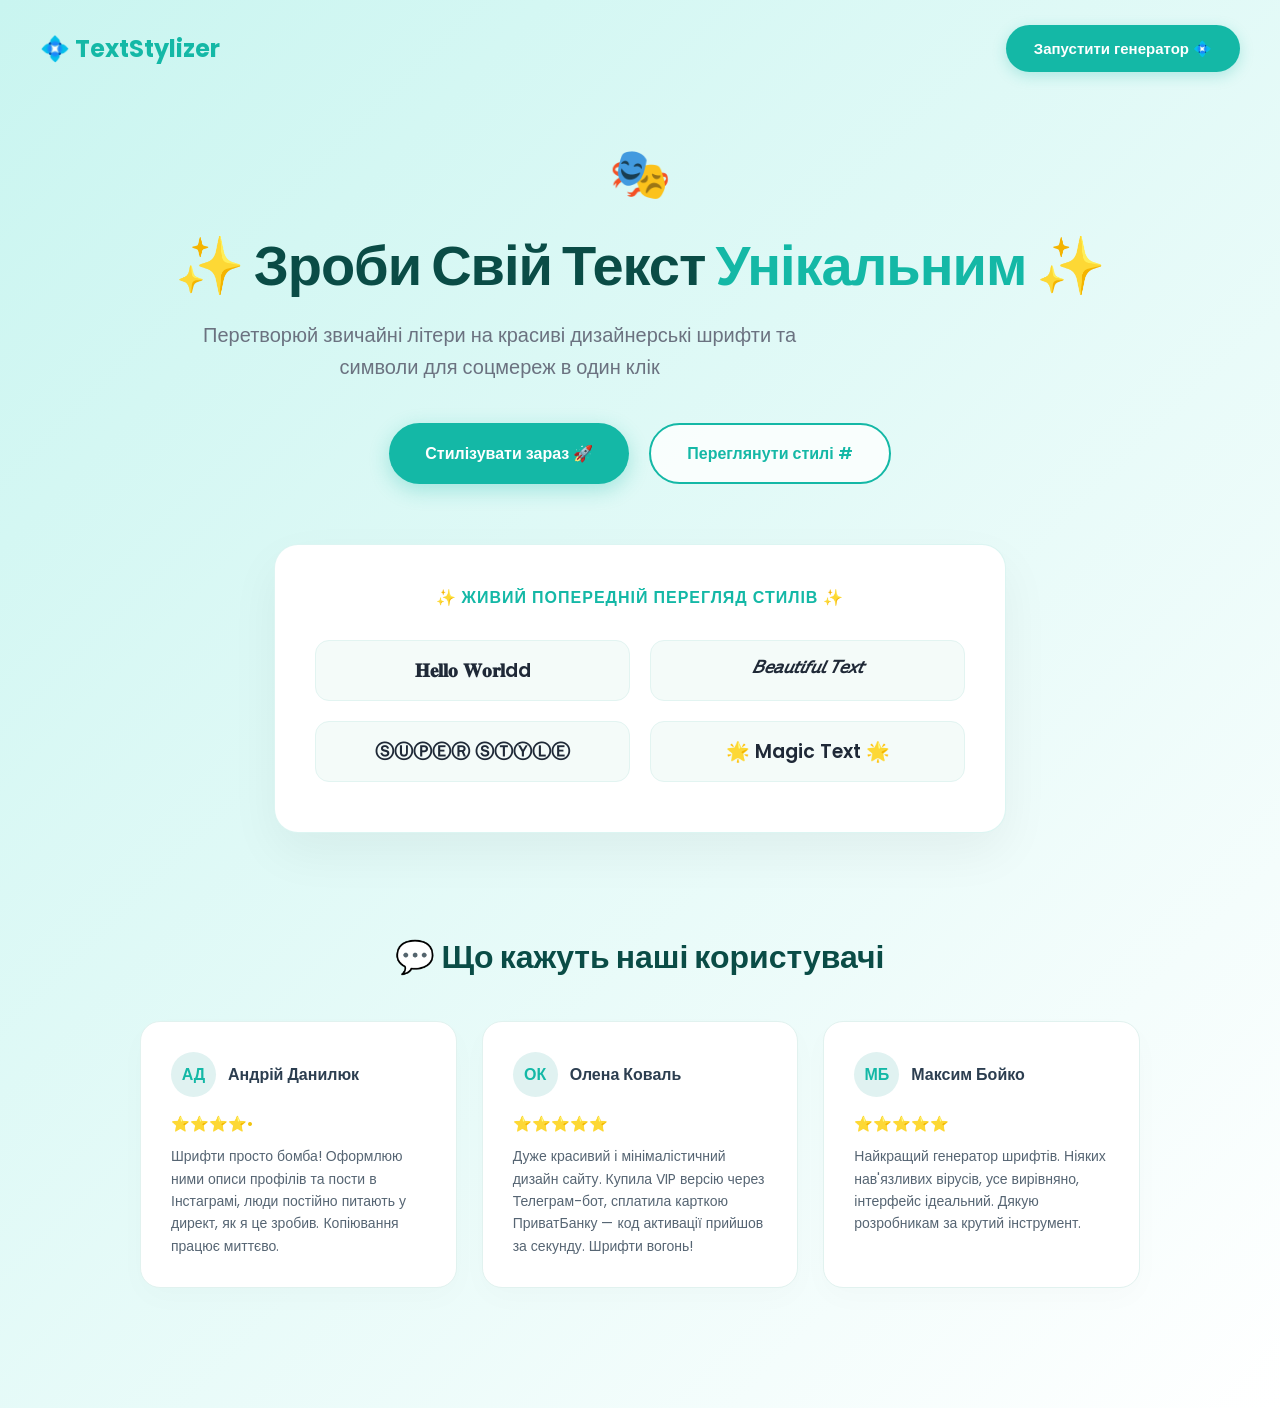
<file: index.html>
<!DOCTYPE html>
<html lang="uk">
<head>
    <meta charset="UTF-8">
    <meta name="viewport" content="width=device-width, initial-scale=1.0">
    <title>TextStylizer | Прокачай свій текст</title>
    <link href="https://fonts.googleapis.com/css2?family=Poppins:wght@400;600;700;800&display=swap" rel="stylesheet">
    <style>
        :root {
            --primary-teal: #14b8a6;
            --primary-teal-hover: #0d9488;
            --dark-teal-text: #0a4c46;
            --light-gray-text: #6b7280;
            --light-teal-bg: #c9f5f0;
        }

        body, h1, h2, h3, p, a, button { margin: 0; padding: 0; box-sizing: border-box; }
        
        body {
            font-family: 'Poppins', sans-serif;
            background: linear-gradient(135deg, var(--light-teal-bg) 0%, #ffffff 100%);
            min-height: 100vh;
            color: var(--dark-teal-text);
            display: flex;
            flex-direction: column;
            align-items: center;
            overflow-x: hidden;
        }

        /* Навігація */
        .header {
            display: flex;
            justify-content: space-between;
            align-items: center;
            padding: 25px 40px;
            width: 100%;
            max-width: 1200px;
        }

        .logo {
            display: flex;
            align-items: center;
            font-size: 24px;
            font-weight: 700;
            color: var(--primary-teal);
            text-decoration: none;
            gap: 10px;
        }

        .btn-launch {
            background-color: var(--primary-teal);
            color: white;
            border: none;
            padding: 12px 28px;
            border-radius: 50px;
            font-weight: 600;
            font-size: 15px;
            cursor: pointer;
            text-decoration: none;
            display: inline-flex;
            align-items: center;
            gap: 8px;
            transition: all 0.2s ease;
            box-shadow: 0 4px 14px rgba(20, 184, 166, 0.25);
        }
        .btn-launch:hover { background-color: var(--primary-teal-hover); transform: translateY(-1px); }

        /* Головний екран */
        .main {
            display: flex;
            flex-direction: column;
            align-items: center;
            text-align: center;
            padding: 40px 20px;
            width: 100%;
            max-width: 1200px;
        }

        .masks-emoji { font-size: 50px; margin-bottom: 20px; animation: bounce 2s infinite; }

        .hero h1 {
            font-size: 56px;
            font-weight: 800;
            color: var(--dark-teal-text);
            margin-bottom: 20px;
            line-height: 1.2;
            letter-spacing: -1px;
        }
        
        .hero h1 .highlight {
            color: var(--primary-teal);
            position: relative;
            display: inline-block;
        }

        .hero h2 {
            font-size: 20px;
            font-weight: 400;
            color: var(--light-gray-text);
            margin-bottom: 40px;
            max-width: 650px;
            line-height: 1.6;
        }

        /* Кнопки дії */
        .hero-btns { display: flex; gap: 20px; margin-bottom: 60px; justify-content: center; }
        
        .btn-hero {
            padding: 16px 36px;
            border-radius: 50px;
            font-weight: 600;
            font-size: 16px;
            cursor: pointer;
            text-decoration: none;
            display: inline-flex;
            align-items: center;
            gap: 10px;
            transition: all 0.2s ease;
        }

        .btn-start { background-color: var(--primary-teal); color: white; box-shadow: 0 6px 20px rgba(20, 184, 166, 0.3); }
        .btn-start:hover { background-color: var(--primary-teal-hover); transform: translateY(-2px); }

        .btn-examples { background-color: rgba(255, 255, 255, 0.8); border: 2px solid var(--primary-teal); color: var(--primary-teal); }
        .btn-examples:hover { background-color: white; transform: translateY(-2px); }
        
        /* Віджети прев'ю */
        .preview-card {
            background-color: #ffffff;
            border-radius: 24px;
            padding: 40px;
            width: 100%;
            max-width: 650px;
            box-shadow: 0 20px 50px rgba(0, 0, 0, 0.05);
            border: 1px solid rgba(20, 184, 166, 0.15);
            margin-bottom: 80px;
        }

        .card-header { font-size: 16px; font-weight: 600; color: var(--primary-teal); margin-bottom: 30px; letter-spacing: 1px; text-transform: uppercase; }

        .text-rows { display: grid; grid-template-columns: 1fr 1fr; gap: 20px; width: 100%; margin-bottom: 10px; }
        .text-row { font-size: 19px; color: #1f2937; padding: 15px; background: #f4fbf9; border-radius: 14px; border: 1px solid #e2f4f1; font-weight: 600; }

        /* Відгуки */
        .reviews-section { width: 100%; max-width: 1000px; margin-top: 20px; padding-bottom: 80px; }
        .reviews-title { font-size: 32px; font-weight: 800; color: var(--dark-teal-text); margin-bottom: 40px; }
        .reviews-grid { display: grid; grid-template-columns: repeat(auto-fit, minmax(300px, 1fr)); gap: 25px; text-align: left; }
        .review-card { background: white; padding: 30px; border-radius: 20px; box-shadow: 0 10px 30px rgba(0,0,0,0.02); border: 1px solid #e1f2ef; transition: transform 0.2s; }
        .review-card:hover { transform: translateY(-5px); }
        .reviewer { display: flex; align-items: center; gap: 12px; margin-bottom: 15px; }
        .avatar { width: 45px; height: 45px; background: #e0f2f1; border-radius: 50%; display: flex; align-items: center; justify-content: center; font-weight: 700; color: var(--primary-teal); font-size: 16px; }
        .name { font-weight: 600; font-size: 16px; color: #2c3e50; }
        .stars { color: #f1c40f; font-size: 15px; margin-bottom: 10px; }
        .text { font-size: 14px; color: #566573; line-height: 1.6; }

        @keyframes bounce { 0%, 100% { transform: translateY(0); } 50% { transform: translateY(-10px); } }
    </style>
</head>
<body>

    <header class="header">
        <a href="index.html" class="logo">💠 TextStylizer</a>
        <a href="app/index.html" class="btn-launch">Запустити генератор 💠</a>
    </header>

    <main class="main">
        <div class="masks-emoji">🎭</div>
        
        <div class="hero">
            <h1>✨ Зроби Свій Текст <span class="highlight">Унікальним</span> ✨</h1>
            <h2>Перетворюй звичайні літери на красиві дизайнерські шрифти та символи для соцмереж в один клік</h2>
            
            <div class="hero-btns">
                <a href="app/index.html" class="btn-hero btn-start">Стилізувати зараз 🚀</a>
                <a href="app/index.html" class="btn-hero btn-examples">Переглянути стилі #️</a>
            </div>
        </div>

        <div class="preview-card">
            <div class="card-header">✨ Живий попередній перегляд стилів ✨</div>
            <div class="text-rows">
                <div class="text-row">𝐇𝐞𝐥𝐥𝐨 𝐖𝐨𝐫𝐥dd</div>
                <div class="text-row" style="font-style: italic; font-family: serif;">𝘉𝘦𝘢𝘶𝘵𝘪𝘧𝘶𝘭 𝘛𝘦𝘹𝘵</div>
                <div class="text-row">ⓈⓊⓅⒺⓇ ⓈⓉⓎⓁⒺ</div>
                <div class="text-row">🌟 Magic Text 🌟</div>
            </div>
        </div>

        <div class="reviews-section">
            <h3 class="reviews-title">💬 Що кажуть наші користувачі</h3>
            <div class="reviews-grid">
                <div class="review-card">
                    <div class="reviewer">
                        <div class="avatar">АД</div>
                        <div class="name">Андрій Данилюк</div>
                    </div>
                    <div class="stars">⭐⭐⭐⭐•</div>
                    <p class="text">Шрифти просто бомба! Оформлюю ними описи профілів та пости в Інстаграмі, люди постійно питають у директ, як я це зробив. Копіювання працює миттєво.</p>
                </div>
                <div class="review-card">
                    <div class="reviewer">
                        <div class="avatar">ОК</div>
                        <div class="name">Олена Коваль</div>
                    </div>
                    <div class="stars">⭐⭐⭐⭐⭐</div>
                    <p class="text">Дуже красивий і мінімалістичний дизайн сайту. Купила VIP версію через Телеграм-бот, сплатила карткою ПриватБанку — код активації прийшов за секунду. Шрифти вогонь!</p>
                </div>
                <div class="review-card">
                    <div class="reviewer">
                        <div class="avatar">МБ</div>
                        <div class="name">Максим Бойко</div>
                    </div>
                    <div class="stars">⭐⭐⭐⭐⭐</div>
                    <p class="text">Найкращий генератор шрифтів. Ніяких нав'язливих вірусів, усе вирівняно, інтерфейс ідеальний. Дякую розробникам за крутий інструмент.</p>
                </div>
            </div>
        </div>
    </main>

</body>
</html>
</file>
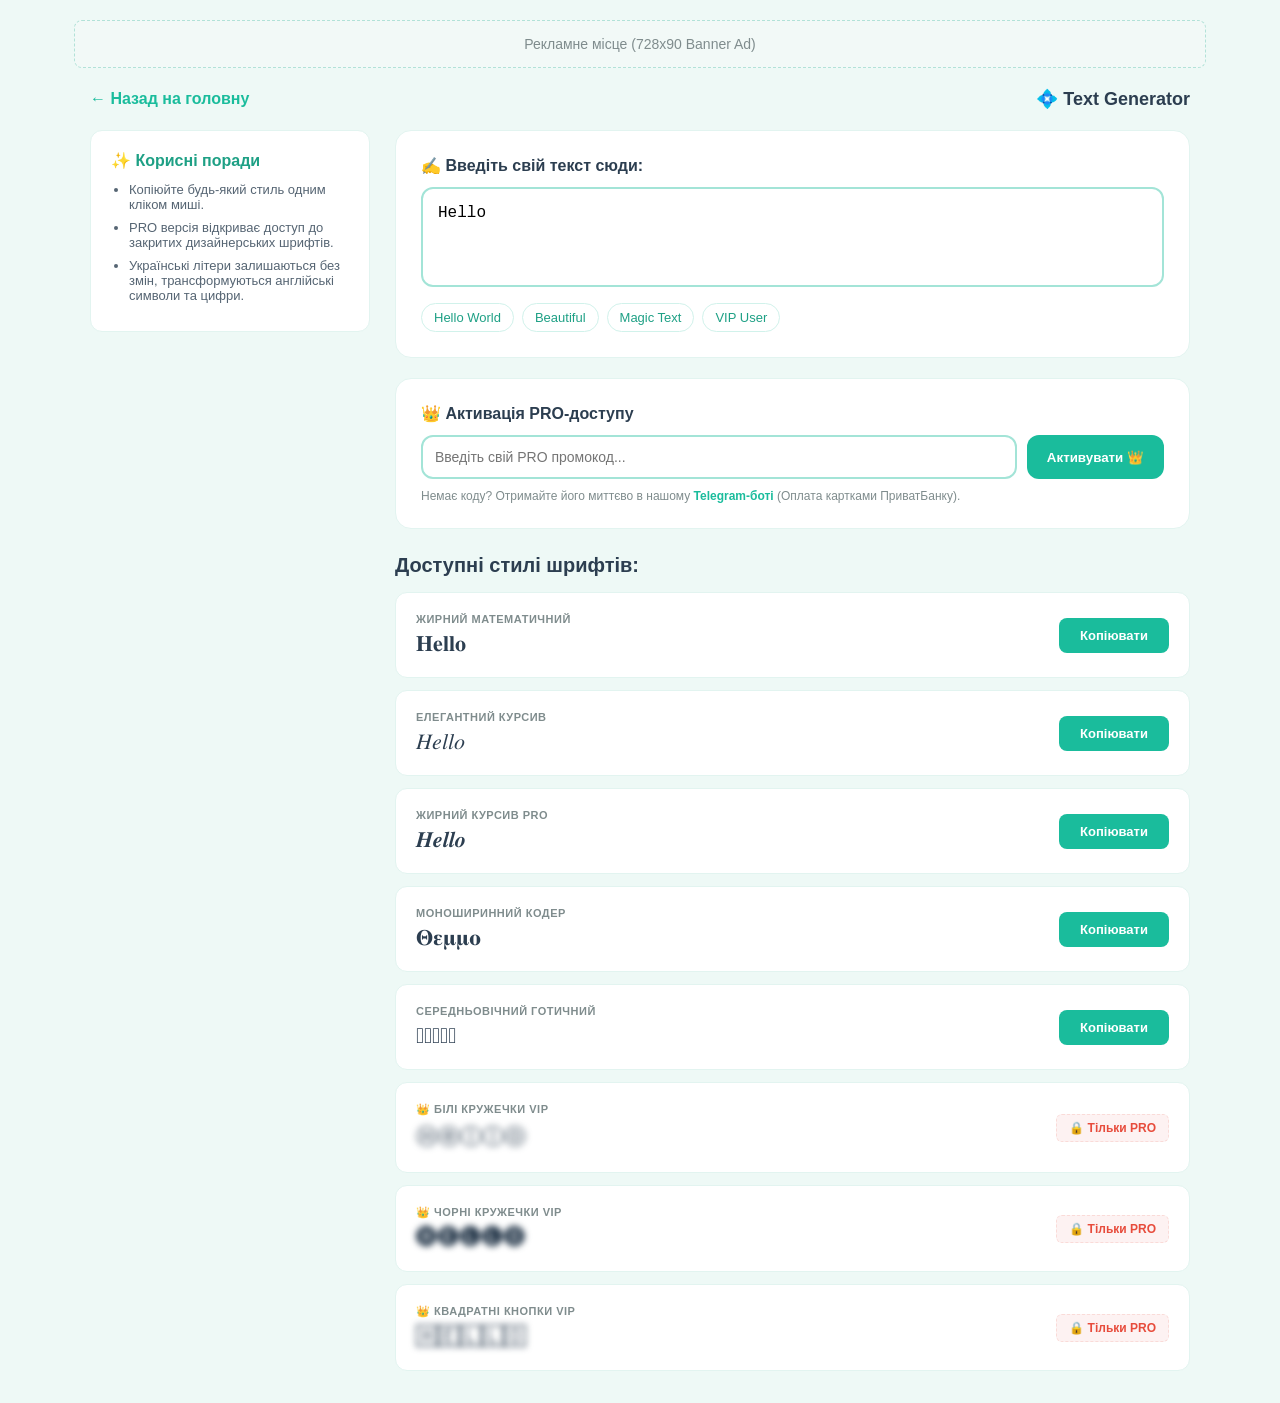
<file: app.html>
<!DOCTYPE html>
<html lang="uk">
<head>
    <meta charset="UTF-8">
    <meta name="viewport" content="width=device-width, initial-scale=1.0">
    <title>Генератор Шрифтів | Text Stylizer</title>
    <style>
        body { background-color: #eef9f6; color: #333; font-family: 'Arial', sans-serif; margin: 0; padding: 20px; }
        .top-ad-space { background: #f2f9f7; border: 1px dashed #b2e2d8; text-align: center; padding: 15px; max-width: 1100px; margin: 0 auto 20px auto; color: #7f8c8d; border-radius: 8px; font-size: 14px; }
        .nav-bar { max-width: 1100px; margin: 0 auto 20px auto; display: flex; justify-content: space-between; align-items: center; }
        .back-home { color: #1abc9c; text-decoration: none; font-weight: bold; transition: color 0.2s; font-size: 16px; }
        .back-home:hover { color: #1ea085; }
        .logo { display: flex; align-items: center; gap: 8px; font-size: 18px; font-weight: bold; color: #2c3e50; }
        
        .main-container { max-width: 1100px; margin: 0 auto; display: flex; gap: 25px; }
        .sidebar { width: 280px; flex-shrink: 0; }
        .pro-tips-card { background: white; border-radius: 12px; padding: 20px; border: 1px solid #e2f4f0; }
        .pro-tips-card h3 { color: #1ea085; margin: 0 0 12px 0; font-size: 16px; }
        .pro-tips-card ul { padding-left: 18px; color: #566573; font-size: 13px; margin: 0; }
        .pro-tips-card li { margin-bottom: 8px; }
        
        .content-area { flex: 1; }
        .main-card { background: white; border-radius: 16px; padding: 25px; border: 1px solid #e2f4f0; margin-bottom: 20px; }
        .card-header-title { font-weight: bold; font-size: 16px; margin-bottom: 12px; color: #2c3e50; }
        
        textarea { width: 100%; height: 100px; border: 2px solid #a3e4d7; border-radius: 12px; padding: 15px; font-size: 16px; resize: none; outline: none; transition: border-color 0.2s; box-sizing: border-box; }
        textarea:focus { border-color: #1abc9c; }
        
        .quick-tags { display: flex; gap: 8px; flex-wrap: wrap; margin-top: 12px; }
        .quick-tags span { font-size: 13px; border: 1px solid #d1f2eb; padding: 6px 12px; border-radius: 20px; cursor: pointer; background: #fff; color: #1ea085; transition: all 0.2s; }
        .quick-tags span:hover { background: #1abc9c; color: white; }
        
        .activation-box { display: flex; gap: 10px; margin-top: 10px; }
        .activation-input { flex: 1; padding: 12px; border: 2px solid #a3e4d7; border-radius: 12px; outline: none; font-size: 14px; }
        .btn-activate { background: #1abc9c; color: white; border: none; padding: 12px 20px; border-radius: 12px; font-weight: bold; cursor: pointer; }
        .btn-activate:hover { background: #1ea085; }
        .activation-desc { font-size: 12px; color: #7f8c8d; margin-top: 10px; }
        .activation-desc a { color: #1abc9c; text-decoration: none; font-weight: bold; }
        
        .style-output-card { background: white; border-radius: 12px; padding: 20px; border: 1px solid #e2f4f0; margin-bottom: 12px; display: flex; justify-content: space-between; align-items: center; transition: all 0.2s; }
        .style-output-card:hover { border-color: #1abc9c; box-shadow: 0 4px 12px rgba(26, 188, 156, 0.05); }
        .style-info { display: flex; flex-direction: column; gap: 6px; flex: 1; }
        .style-name { font-weight: bold; color: #7f8c8d; font-size: 11px; text-transform: uppercase; letter-spacing: 0.5px; }
        .output-text { font-size: 22px; color: #2c3e50; word-break: break-all; }
        .btn-copy { background: #1abc9c; color: white; border: none; padding: 10px 20px; border-radius: 8px; cursor: pointer; font-weight: bold; font-size: 13px; transition: background 0.2s; min-width: 110px; text-align: center; }
        .btn-copy:hover { background: #1ea085; }
        
        .vip-blur { filter: blur(3px); user-select: none; pointer-events: none; }
        .vip-badge { color: #e74c3c; font-weight: bold; font-size: 12px; border: 1px dashed #fadbd8; padding: 6px 12px; border-radius: 6px; background: #fdf2f2; display: inline-block; }
    </style>
</head>
<body>

    <div class="top-ad-space">Рекламне місце (728x90 Banner Ad)</div>

    <div class="nav-bar">
        <a href="../index.html" class="back-home">← Назад на головну</a>
        <div class="logo">💠 Text Generator</div>
    </div>

    <div class="main-container">
        <div class="sidebar">
            <div class="pro-tips-card">
                <h3>✨ Корисні поради</h3>
                <ul>
                    <li>Копіюйте будь-який стиль одним кліком миші.</li>
                    <li>PRO версія відкриває доступ до закритих дизайнерських шрифтів.</li>
                    <li>Українські літери залишаються без змін, трансформуються англійські символи та цифри.</li>
                </ul>
            </div>
        </div>

        <div class="content-area">
            <div class="main-card">
                <div class="card-header-title">✍️ Введіть свій текст сюди:</div>
                <textarea id="inputText" oninput="generateStyles()">Hello</textarea>
                <div class="quick-tags">
                    <span onclick="insertQuickText('Hello World')">Hello World</span>
                    <span onclick="insertQuickText('Beautiful')">Beautiful</span>
                    <span onclick="insertQuickText('Magic Text')">Magic Text</span>
                    <span onclick="insertQuickText('VIP User')">VIP User</span>
                </div>
            </div>

            <div class="main-card">
                <div class="card-header-title">👑 Активація PRO-доступу</div>
                <div class="activation-box">
                    <input type="text" id="promoCodeField" class="activation-input" placeholder="Введіть свій PRO промокод...">
                    <button class="btn-activate" onclick="checkPromoCode()">Активувати 👑</button>
                </div>
                <div class="activation-desc">
                    Немає коду? Отримайте його миттєво в нашому <a href="https://t.me/ТвійБотПлатіжка" target="_blank">Telegram-боті</a> (Оплата картками ПриватБанку).
                </div>
            </div>

            <h2 style="color: #2c3e50; margin: 25px 0 15px 0; font-size: 20px;">Доступні стилі шрифтів:</h2>
            <div id="stylesContainer"></div>
        </div>
    </div>

    <script>
        // Базові декоративні масиви, захищені від текстових багів
        const decoMaps = {
            circles: Array.from("ⓐⓑⓒⓓⓔⓕⓖⓗⓘⓙⓚⓛⓜⓝⓞⓟⓠⓡⓢⓣⓤⓥⓦⓧⓨⓩⒶⒷⒸⒹⒺⒻⒼⒽⒾⒿⓀⓁⓂⓃⓄⓅⓆⓇⓈⓉⓊⓋⓌⓍⓎⓏ⓪①②③④⑤⑥⑦⑧⑨"),
            dark_circles: Array.from("🅐🅑🅒🅓🅔🅕🅖🅗🅘🅙🅚🅛🅜🅝🅞🅟🅠🅡🅢🅣🅤🅥🅦🅧🅨🅩🅐🅑🅒🅓🅔🅕🅖🅗🅘🅙🅚🅛🅜🅝🅞🅟🅠🅡🅢🅣🅤🅥🅦🅧🅨🅩0123456789"),
            squares: Array.from("🄰🄱🄲🄳🄴🄵🄶🄷🄸🄹🄺🄻🄼🄽🄾🄿🅀🅁🅂🅃🅄🅅🅆🅇🅈🅉🄰🄱🄲🄳🄴🄵🄶🄷🄸🄹🄺🄻🄼🄽🄾🄿🅀🅁🅂🅃🅄🅅🅆🅇🅈🅉0123456789"),
            gothic: Array.from("𝔞𝔟𝔠𝔡𝔢𝔣𝔤𝔥𝔦𝔨𝔩𝔪𝔫𝔬𝔭𝔮𝔯𝔰𝔱𝔲𝔳𝔴𝔵𝔶𝔷𝔄𝔅ℭ𝔇𝔈𝔉𝔊𝔋𝔌𝔍𝔎𝔏𝔐𝔑𝔒𝔓𝔔𝔖𝔗𝔘𝔙𝔚𝔛𝔜𝔝0123456789")
        };

        const fontStyles = [
            { id: "bold", name: "Жирний Математичний", vip: false },
            { id: "italic", name: "Елегантний Курсив", vip: false },
            { id: "bolditalic", name: "Жирний Курсив PRO", vip: false },
            { id: "monospace", name: "Моноширинний Кодер", vip: false },
            { id: "gothic", name: "Середньовічний Готичний", vip: false },
            { id: "circles", name: "👑 Білі Кружечки VIP", vip: true },
            { id: "dark_circles", name: "👑 Чорні Кружечки VIP", vip: true },
            { id: "squares", name: "👑 Квадратні Кнопки VIP", vip: true }
        ];

        let isVipUnlocked = localStorage.getItem('vip_unlocked') === 'true';

        window.onload = function() { generateStyles(); };

        // Стовідсотково надійна функція трансформації без зсуву індексів літер
        function convertText(text, styleId) {
            let res = "";
            for (let char of text) {
                let code = char.charCodeAt(0);
                if (styleId === 'bold') {
                    if (char >= 'A' && char <= 'Z') res += String.fromCodePoint(0x1D400 + (code - 65));
                    else if (char >= 'a' && char <= 'z') res += String.fromCodePoint(0x1D41A + (code - 97));
                    else if (char >= '0' && char <= '9') res += String.fromCodePoint(0x1D7CE + (code - 48));
                    else res += char;
                } else if (styleId === 'italic') {
                    if (char >= 'A' && char <= 'Z') res += String.fromCodePoint(0x1D434 + (code - 65));
                    else if (char >= 'a' && char <= 'z') {
                        res += (char === 'h') ? 'ℎ' : String.fromCodePoint(0x1D44E + (code - 97));
                    } else res += char;
                } else if (styleId === 'bolditalic') {
                    if (char >= 'A' && char <= 'Z') res += String.fromCodePoint(0x1D468 + (code - 65));
                    else if (char >= 'a' && char <= 'z') res += String.fromCodePoint(0x1D482 + (code - 97));
                    else res += char;
                } else if (styleId === 'monospace') {
                    if (char >= 'A' && char <= 'Z') res += String.fromCodePoint(0x1D6A8 + (code - 65));
                    else if (char >= 'a' && char <= 'z') res += String.fromCodePoint(0x1D6C2 + (code - 97));
                    else if (char >= '0' && char <= '9') res += String.fromCodePoint(0x1D7F6 + (code - 48));
                    else res += char;
                } else {
                    let idx = "abcdefghijklmnopqrstuvwxyzABCDEFGHIJKLMNOPQRSTUVWXYZ0123456789".indexOf(char);
                    if (idx !== -1 && decoMaps[styleId]) {
                        res += decoMaps[styleId][idx] || char;
                    } else {
                        res += char;
                    }
                }
            }
            return res;
        }

        function generateStyles() {
            const inputText = document.getElementById('inputText').value || "Hello";
            const container = document.getElementById('stylesContainer');
            container.innerHTML = ''; 

            fontStyles.forEach(style => {
                const converted = convertText(inputText, style.id);
                const isLocked = style.vip && !isVipUnlocked;

                const card = document.createElement('div');
                card.className = 'style-output-card';
                card.innerHTML = `
                    <div class="style-info">
                        <span class="style-name">${style.name}</span>
                        <div id="text-${style.id}" class="output-text ${isLocked ? 'vip-blur' : ''}">${converted}</div>
                    </div>
                    <div>
                        ${isLocked ? '<span class="vip-badge">🔒 Тільки PRO</span>' : `<button class="btn-copy" onclick="copyToClipboard('${style.id}')">Копіювати</button>`}
                    </div>
                `;
                container.appendChild(card);
            });
        }

        function insertQuickText(text) {
            document.getElementById('inputText').value = text;
            generateStyles();
        }

        function copyToClipboard(styleId) {
            const textElement = document.getElementById(`text-${styleId}`);
            if (!textElement) return;

            navigator.clipboard.writeText(textElement.innerText).then(() => {
                const card = textElement.closest('.style-output-card');
                const btn = card.querySelector('.btn-copy');
                if (btn) {
                    const orig = btn.innerText;
                    btn.innerText = "Готово! ✓";
                    btn.style.background = "#2ecc71";
                    setTimeout(() => {
                        btn.innerText = orig;
                        btn.style.background = "#1abc9c";
                    }, 1200);
                }
            });
        }

        function checkPromoCode() {
            const code = document.getElementById('promoCodeField').value.trim();
            if (code.toLowerCase() === 'vip2026') {
                localStorage.setItem('vip_unlocked', 'true');
                isVipUnlocked = true;
                alert('👑 PRO-доступ активовано! Усі преміум-шрифти відкриті.');
                generateStyles();
            } else {
                alert('❌ Неправильний промокод. Перевірте його у боті.');
            }
        }
    </script>
</body>
</html>
</file>
